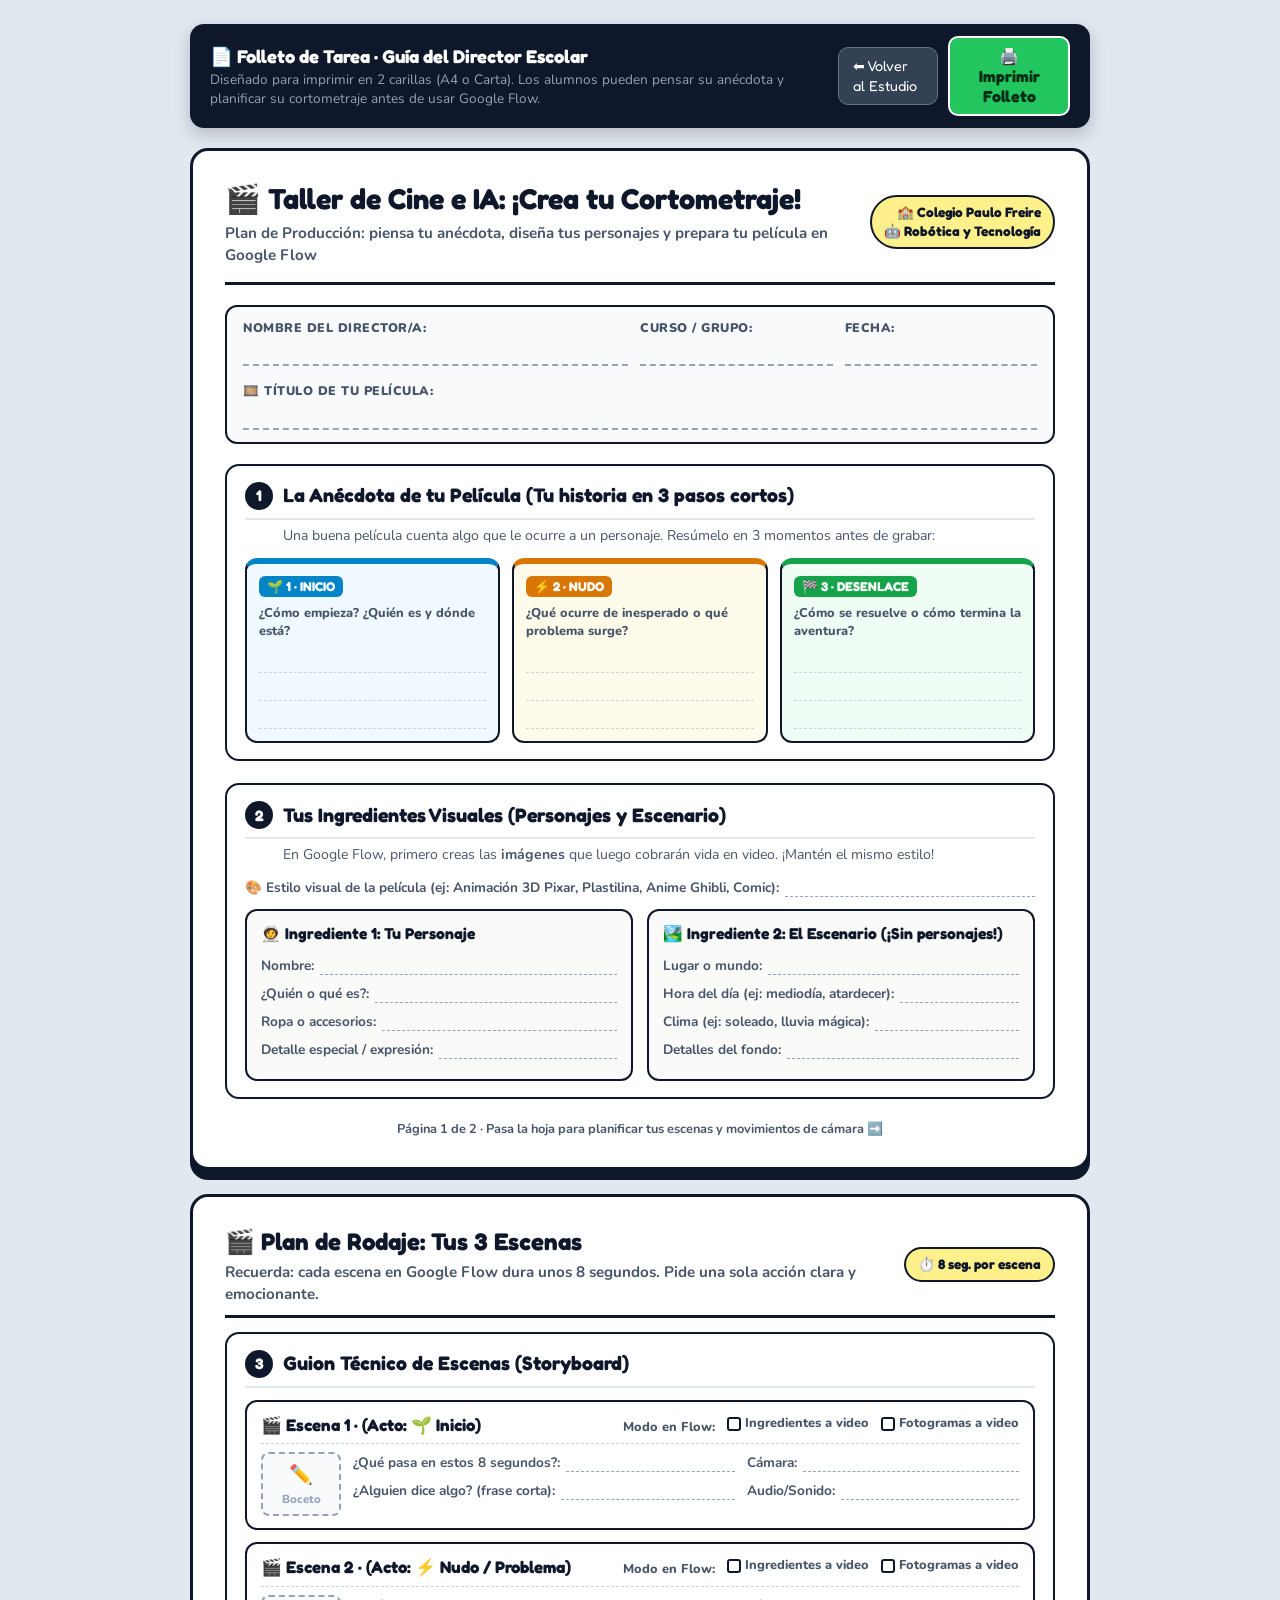
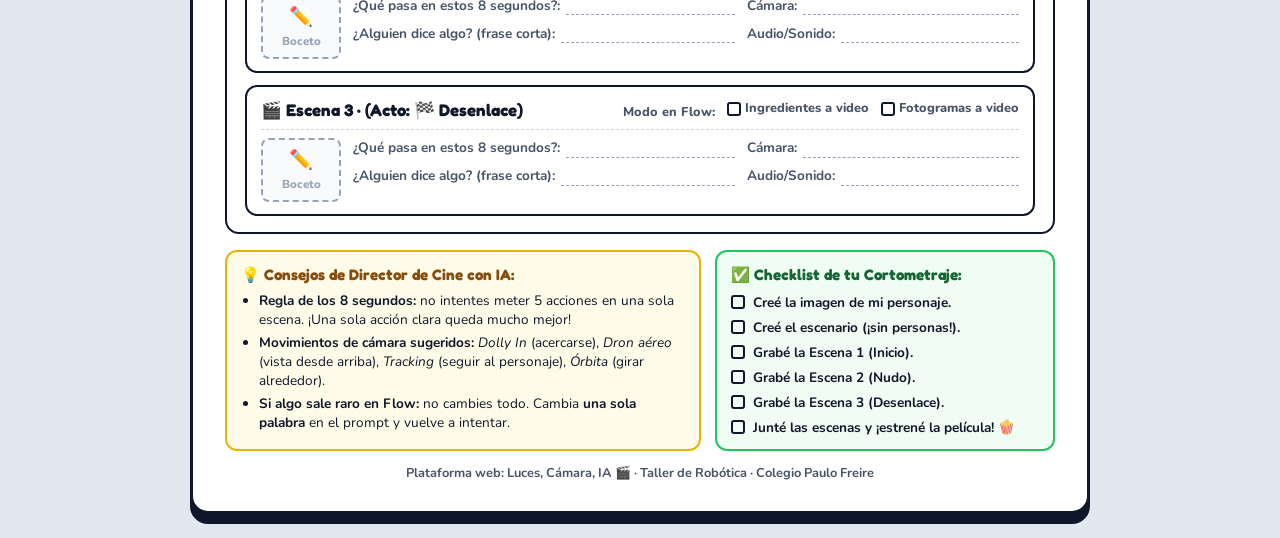
<file: folleto-tarea.html>
<!DOCTYPE html>
<html lang="es">
<head>
  <meta charset="UTF-8">
  <meta name="viewport" content="width=device-width, initial-scale=1.0">
  <title>Folleto de Tarea · Planifica tu Película con IA 🎬</title>
  <link rel="preconnect" href="https://fonts.googleapis.com">
  <link rel="preconnect" href="https://fonts.gstatic.com" crossorigin>
  <link href="https://fonts.googleapis.com/css2?family=Fredoka:wght@600;700&family=Nunito:wght@600;700;800;900&display=swap" rel="stylesheet">
  <style>
    :root {
      --tinta: #0f172a;
      --suave: #475569;
      --borde: #0f172a;
      --fondo: #f8fafc;
      --c-amarillo: #fef08a;
      --c-verde: #bbf7d0;
      --c-azul: #bae6fd;
      --c-morado: #e9d5ff;
      --c-rojo: #fecdd3;
      --c-naranja: #fed7aa;
    }

    * {
      box-sizing: border-box;
    }

    body {
      margin: 0;
      padding: 24px;
      font-family: 'Nunito', sans-serif;
      color: var(--tinta);
      background: #e2e8f0;
      line-height: 1.4;
    }

    /* Barra flotante para imprimir en pantalla */
    .barra-imprimir {
      max-width: 900px;
      margin: 0 auto 20px;
      background: #0f172a;
      color: #fff;
      padding: 12px 20px;
      border-radius: 14px;
      display: flex;
      align-items: center;
      justify-content: space-between;
      gap: 16px;
      box-shadow: 0 6px 18px rgba(0,0,0,0.2);
    }
    .barra-imprimir h3 {
      margin: 0;
      font-family: 'Fredoka', sans-serif;
      font-size: 1.15rem;
      display: flex;
      align-items: center;
      gap: 8px;
    }
    .barra-imprimir p {
      margin: 0;
      font-size: 0.85rem;
      color: #94a3b8;
    }
    .btn-print {
      background: #22c55e;
      color: #052e16;
      border: 2px solid #fff;
      font-family: 'Fredoka', sans-serif;
      font-size: 1rem;
      font-weight: 700;
      padding: 8px 18px;
      border-radius: 10px;
      cursor: pointer;
      display: inline-flex;
      align-items: center;
      gap: 8px;
      transition: transform 0.1s;
    }
    .btn-print:hover {
      transform: scale(1.04);
      background: #16a34a;
      color: #fff;
    }
    .btn-volver {
      background: #334155;
      color: #fff;
      border: 1px solid #64748b;
      font-family: 'Fredoka', sans-serif;
      font-size: 0.9rem;
      padding: 8px 14px;
      border-radius: 10px;
      text-decoration: none;
    }

    /* Hoja de trabajo */
    .hoja {
      max-width: 900px;
      margin: 0 auto 24px;
      background: #fff;
      border: 3px solid var(--borde);
      border-radius: 18px;
      padding: 28px 32px;
      box-shadow: 0 10px 0 var(--borde);
      page-break-after: always;
    }

    .hoja:last-child {
      page-break-after: auto;
      margin-bottom: 0;
    }

    /* Encabezado */
    .cabecera-folleto {
      border-bottom: 3px solid var(--borde);
      padding-bottom: 16px;
      margin-bottom: 20px;
      display: flex;
      align-items: center;
      justify-content: space-between;
      gap: 16px;
    }

    .cabecera-folleto__titulos h1 {
      margin: 0;
      font-family: 'Fredoka', sans-serif;
      font-size: 1.8rem;
      color: #0f172a;
      display: flex;
      align-items: center;
      gap: 10px;
    }

    .cabecera-folleto__titulos p {
      margin: 4px 0 0;
      font-size: 0.95rem;
      color: var(--suave);
      font-weight: 700;
    }

    .badge-colegio {
      background: #fef08a;
      border: 2px solid var(--borde);
      padding: 6px 12px;
      border-radius: 999px;
      font-family: 'Fredoka', sans-serif;
      font-size: 0.85rem;
      font-weight: 700;
      text-align: right;
      white-space: nowrap;
    }

    /* Ficha de datos del alumno */
    .datos-director {
      display: grid;
      grid-template-columns: 2fr 1fr 1fr;
      gap: 12px;
      background: #f8fafc;
      border: 2px solid var(--borde);
      border-radius: 12px;
      padding: 12px 16px;
      margin-bottom: 20px;
    }

    .campo-dato {
      display: flex;
      flex-direction: column;
      gap: 4px;
    }
    .campo-dato label {
      font-size: 0.78rem;
      font-weight: 900;
      text-transform: uppercase;
      color: var(--suave);
      letter-spacing: 0.5px;
    }
    .linea-escribir {
      border-bottom: 2px dashed #94a3b8;
      height: 26px;
    }

    .campo-titulo-pelicula {
      grid-column: 1 / -1;
      margin-top: 4px;
    }

    /* Secciones del folleto */
    .seccion {
      margin-bottom: 22px;
      border: 2.5px solid var(--borde);
      border-radius: 14px;
      padding: 16px 18px;
      background: #fff;
      page-break-inside: avoid;
    }

    .seccion__cab {
      display: flex;
      align-items: center;
      gap: 10px;
      margin-bottom: 12px;
      border-bottom: 2px solid #e2e8f0;
      padding-bottom: 8px;
    }
    .paso-num {
      width: 28px;
      height: 28px;
      background: var(--borde);
      color: #fff;
      border-radius: 50%;
      display: flex;
      align-items: center;
      justify-content: center;
      font-family: 'Fredoka', sans-serif;
      font-size: 0.95rem;
      font-weight: 700;
      flex-shrink: 0;
    }
    .seccion__cab h2 {
      margin: 0;
      font-family: 'Fredoka', sans-serif;
      font-size: 1.22rem;
    }
    .seccion__desc {
      font-size: 0.88rem;
      color: var(--suave);
      margin: -6px 0 12px 38px;
    }

    /* La anécdota en 3 actos */
    .grid-3-actos {
      display: grid;
      grid-template-columns: repeat(3, 1fr);
      gap: 12px;
    }

    .caja-acto {
      background: #f8fafc;
      border: 2px solid var(--borde);
      border-radius: 12px;
      padding: 12px;
      display: flex;
      flex-direction: column;
      gap: 8px;
    }
    .caja-acto--inicio { border-top: 6px solid #0284c7; background: #f0f9ff; }
    .caja-acto--nudo { border-top: 6px solid #d97706; background: #fffbeb; }
    .caja-acto--desenlace { border-top: 6px solid #16a34a; background: #f0fdf4; }

    .caja-acto__top {
      display: flex;
      align-items: center;
      justify-content: space-between;
    }
    .caja-acto__badge {
      font-family: 'Fredoka', sans-serif;
      font-size: 0.8rem;
      font-weight: 700;
      padding: 2px 8px;
      border-radius: 6px;
      color: #fff;
    }
    .caja-acto--inicio .caja-acto__badge { background: #0284c7; }
    .caja-acto--nudo .caja-acto__badge { background: #d97706; }
    .caja-acto--desenlace .caja-acto__badge { background: #16a34a; }

    .caja-acto__preg {
      font-size: 0.8rem;
      font-weight: 800;
      color: var(--suave);
    }
    .lineas-pautadas {
      display: flex;
      flex-direction: column;
      gap: 8px;
      margin-top: 4px;
    }
    .lineas-pautadas span {
      border-bottom: 1.5px dashed #cbd5e1;
      height: 20px;
    }

    /* Cuadrícula de Ingredientes */
    .grid-ingredientes {
      display: grid;
      grid-template-columns: 1fr 1fr;
      gap: 14px;
    }
    .caja-ingrediente {
      border: 2px solid var(--borde);
      border-radius: 12px;
      padding: 12px 14px;
      background: #fafaf9;
    }
    .caja-ingrediente h3 {
      margin: 0 0 10px;
      font-size: 0.98rem;
      font-family: 'Fredoka', sans-serif;
      display: flex;
      align-items: center;
      gap: 6px;
    }
    .fila-linea {
      display: flex;
      align-items: flex-end;
      gap: 6px;
      margin-bottom: 8px;
      font-size: 0.85rem;
      font-weight: 700;
    }
    .fila-linea label {
      white-space: nowrap;
      color: var(--suave);
    }
    .fila-linea .linea {
      flex: 1;
      border-bottom: 1.5px dashed #94a3b8;
      height: 20px;
    }

    /* Ficha de Escenas (Storyboard / Plan de Rodaje) */
    .caja-escena {
      border: 2px solid var(--borde);
      border-radius: 12px;
      padding: 12px 14px;
      margin-bottom: 12px;
      background: #fff;
    }
    .caja-escena:last-child {
      margin-bottom: 0;
    }
    .caja-escena__cab {
      display: flex;
      align-items: center;
      justify-content: space-between;
      gap: 10px;
      margin-bottom: 8px;
      border-bottom: 1.5px dashed #cbd5e1;
      padding-bottom: 6px;
    }
    .caja-escena__cab h3 {
      margin: 0;
      font-family: 'Fredoka', sans-serif;
      font-size: 1.05rem;
    }
    .caja-escena__opciones {
      font-size: 0.8rem;
      font-weight: 800;
      color: var(--suave);
    }

    .check-cuadro {
      display: inline-flex;
      align-items: center;
      gap: 4px;
      margin-left: 8px;
    }
    .cuadrito {
      width: 14px;
      height: 14px;
      border: 2px solid var(--borde);
      display: inline-block;
      border-radius: 3px;
    }

    .escena-detalles {
      display: grid;
      grid-template-columns: 80px 1.4fr 1fr;
      gap: 12px;
      align-items: stretch;
    }

    .boceto-box {
      border: 2px dashed #94a3b8;
      border-radius: 8px;
      background: #f8fafc;
      display: flex;
      flex-direction: column;
      align-items: center;
      justify-content: center;
      text-align: center;
      padding: 4px;
      color: #94a3b8;
      font-size: 0.72rem;
      font-weight: 800;
      min-height: 64px;
    }
    .boceto-box span {
      font-size: 1.2rem;
      display: block;
      margin-bottom: 2px;
    }

    /* Caja de tips y checklist final */
    .grid-pie {
      display: grid;
      grid-template-columns: 1.4fr 1fr;
      gap: 14px;
    }

    .caja-tips {
      background: #fefce8;
      border: 2px solid #eab308;
      border-radius: 12px;
      padding: 12px 14px;
      font-size: 0.85rem;
    }
    .caja-tips h4 {
      margin: 0 0 6px;
      font-family: 'Fredoka', sans-serif;
      font-size: 0.95rem;
      color: #854d0e;
    }
    .caja-tips ul {
      margin: 0;
      padding-left: 18px;
    }
    .caja-tips li {
      margin-bottom: 4px;
    }

    .caja-check {
      background: #f0fdf4;
      border: 2px solid #22c55e;
      border-radius: 12px;
      padding: 12px 14px;
      font-size: 0.85rem;
    }
    .caja-check h4 {
      margin: 0 0 8px;
      font-family: 'Fredoka', sans-serif;
      font-size: 0.95rem;
      color: #166534;
    }
    .lista-check {
      display: flex;
      flex-direction: column;
      gap: 6px;
      font-weight: 700;
    }
    .item-check {
      display: flex;
      align-items: center;
      gap: 8px;
    }

    .pie-pagina {
      margin-top: 16px;
      text-align: center;
      font-size: 0.8rem;
      color: var(--suave);
      font-weight: 700;
    }

    /* Estilos para impresión */
    @media print {
      body {
        background: #fff;
        padding: 0;
      }
      .barra-imprimir {
        display: none !important;
      }
      .hoja {
        border: 2px solid #000;
        box-shadow: none;
        border-radius: 0;
        padding: 15mm 15mm;
        margin: 0;
        width: 100%;
        max-width: none;
        page-break-after: always;
      }
      .hoja:last-child {
        page-break-after: auto;
      }
      .caja-acto, .caja-ingrediente, .caja-escena, .seccion {
        border-color: #000 !important;
      }
      .linea-escribir, .fila-linea .linea, .lineas-pautadas span {
        border-bottom-color: #666 !important;
      }
      * {
        -webkit-print-color-adjust: exact !important;
        print-color-adjust: exact !important;
      }
    }
  </style>
</head>
<body>

  <!-- Barra superior no imprimible con botón para imprimir -->
  <aside class="barra-imprimir" aria-label="Herramientas de impresión">
    <div>
      <h3>📄 Folleto de Tarea · Guía del Director Escolar</h3>
      <p>Diseñado para imprimir en 2 carillas (A4 o Carta). Los alumnos pueden pensar su anécdota y planificar su cortometraje antes de usar Google Flow.</p>
    </div>
    <div style="display: flex; gap: 10px; align-items: center;">
      <a href="index.html" class="btn-volver">⬅ Volver al Estudio</a>
      <button type="button" class="btn-print" onclick="window.print()">🖨️ Imprimir Folleto</button>
    </div>
  </aside>

  <!-- ==================== PÁGINA 1: LA HISTORIA Y LOS INGREDIENTES ==================== -->
  <main class="hoja">
    <!-- Encabezado -->
    <header class="cabecera-folleto">
      <div class="cabecera-folleto__titulos">
        <h1>🎬 Taller de Cine e IA: ¡Crea tu Cortometraje!</h1>
        <p>Plan de Producción: piensa tu anécdota, diseña tus personajes y prepara tu película en Google Flow</p>
      </div>
      <div class="badge-colegio">
        🏫 Colegio Paulo Freire<br>
        🤖 Robótica y Tecnología
      </div>
    </header>

    <!-- Ficha de datos del director -->
    <section class="datos-director" aria-label="Datos del estudiante">
      <div class="campo-dato">
        <label>Nombre del Director/a:</label>
        <div class="linea-escribir"></div>
      </div>
      <div class="campo-dato">
        <label>Curso / Grupo:</label>
        <div class="linea-escribir"></div>
      </div>
      <div class="campo-dato">
        <label>Fecha:</label>
        <div class="linea-escribir"></div>
      </div>
      <div class="campo-dato campo-titulo-pelicula">
        <label>🎞️ Título de tu Película:</label>
        <div class="linea-escribir"></div>
      </div>
    </section>

    <!-- Paso 1: La Anécdota en 3 Actos -->
    <section class="seccion" aria-label="Paso 1: La historia en 3 actos">
      <div class="seccion__cab">
        <span class="paso-num">1</span>
        <h2>La Anécdota de tu Película (Tu historia en 3 pasos cortos)</h2>
      </div>
      <p class="seccion__desc">Una buena película cuenta algo que le ocurre a un personaje. Resúmelo en 3 momentos antes de grabar:</p>

      <div class="grid-3-actos">
        <!-- Acto 1 -->
        <article class="caja-acto caja-acto--inicio">
          <div class="caja-acto__top">
            <span class="caja-acto__badge">🌱 1 · INICIO</span>
          </div>
          <div class="caja-acto__preg">¿Cómo empieza? ¿Quién es y dónde está?</div>
          <div class="lineas-pautadas">
            <span></span>
            <span></span>
            <span></span>
          </div>
        </article>

        <!-- Acto 2 -->
        <article class="caja-acto caja-acto--nudo">
          <div class="caja-acto__top">
            <span class="caja-acto__badge">⚡ 2 · NUDO</span>
          </div>
          <div class="caja-acto__preg">¿Qué ocurre de inesperado o qué problema surge?</div>
          <div class="lineas-pautadas">
            <span></span>
            <span></span>
            <span></span>
          </div>
        </article>

        <!-- Acto 3 -->
        <article class="caja-acto caja-acto--desenlace">
          <div class="caja-acto__top">
            <span class="caja-acto__badge">🏁 3 · DESENLACE</span>
          </div>
          <div class="caja-acto__preg">¿Cómo se resuelve o cómo termina la aventura?</div>
          <div class="lineas-pautadas">
            <span></span>
            <span></span>
            <span></span>
          </div>
        </article>
      </div>
    </section>

    <!-- Paso 2: Los Ingredientes Visuales -->
    <section class="seccion" aria-label="Paso 2: Ingredientes visuales">
      <div class="seccion__cab">
        <span class="paso-num">2</span>
        <h2>Tus Ingredientes Visuales (Personajes y Escenario)</h2>
      </div>
      <p class="seccion__desc">En Google Flow, primero creas las <b>imágenes</b> que luego cobrarán vida en video. ¡Mantén el mismo estilo!</p>

      <div class="fila-linea" style="margin-bottom: 12px;">
        <label>🎨 Estilo visual de la película (ej: Animación 3D Pixar, Plastilina, Anime Ghibli, Comic):</label>
        <span class="linea"></span>
      </div>

      <div class="grid-ingredientes">
        <!-- Personaje -->
        <article class="caja-ingrediente">
          <h3>🧑‍🚀 Ingrediente 1: Tu Personaje</h3>
          <div class="fila-linea">
            <label>Nombre:</label>
            <span class="linea"></span>
          </div>
          <div class="fila-linea">
            <label>¿Quién o qué es?:</label>
            <span class="linea"></span>
          </div>
          <div class="fila-linea">
            <label>Ropa o accesorios:</label>
            <span class="linea"></span>
          </div>
          <div class="fila-linea">
            <label>Detalle especial / expresión:</label>
            <span class="linea"></span>
          </div>
        </article>

        <!-- Escenario -->
        <article class="caja-ingrediente">
          <h3>🏞️ Ingrediente 2: El Escenario (¡Sin personajes!)</h3>
          <div class="fila-linea">
            <label>Lugar o mundo:</label>
            <span class="linea"></span>
          </div>
          <div class="fila-linea">
            <label>Hora del día (ej: mediodía, atardecer):</label>
            <span class="linea"></span>
          </div>
          <div class="fila-linea">
            <label>Clima (ej: soleado, lluvia mágica):</label>
            <span class="linea"></span>
          </div>
          <div class="fila-linea">
            <label>Detalles del fondo:</label>
            <span class="linea"></span>
          </div>
        </article>
      </div>
    </section>

    <footer class="pie-pagina">
      Página 1 de 2 · Pasa la hoja para planificar tus escenas y movimientos de cámara ➡️
    </footer>
  </main>

  <!-- ==================== PÁGINA 2: PLAN DE RODAJE (ESCENAS Y CÁMARA) ==================== -->
  <main class="hoja">
    <!-- Encabezado pág 2 -->
    <header class="cabecera-folleto" style="padding-bottom: 10px; margin-bottom: 14px;">
      <div class="cabecera-folleto__titulos">
        <h1 style="font-size: 1.5rem;">🎬 Plan de Rodaje: Tus 3 Escenas</h1>
        <p>Recuerda: cada escena en Google Flow dura unos <b>8 segundos</b>. Pide una sola acción clara y emocionante.</p>
      </div>
      <div class="badge-colegio">
        ⏱️ 8 seg. por escena
      </div>
    </header>

    <!-- Paso 3: Las Escenas -->
    <section class="seccion" style="margin-bottom: 16px;">
      <div class="seccion__cab">
        <span class="paso-num">3</span>
        <h2>Guion Técnico de Escenas (Storyboard)</h2>
      </div>

      <!-- Escena 1 -->
      <article class="caja-escena">
        <div class="caja-escena__cab">
          <h3>🎬 Escena 1 · (Acto: 🌱 Inicio)</h3>
          <div class="caja-escena__opciones">
            Modo en Flow:
            <span class="check-cuadro"><span class="cuadrito"></span> Ingredientes a video</span>
            <span class="check-cuadro"><span class="cuadrito"></span> Fotogramas a video</span>
          </div>
        </div>
        <div class="escena-detalles">
          <div class="boceto-box">
            <span>✏️</span>Boceto
          </div>
          <div>
            <div class="fila-linea">
              <label>¿Qué pasa en estos 8 segundos?:</label>
              <span class="linea"></span>
            </div>
            <div class="fila-linea">
              <label>¿Alguien dice algo? (frase corta):</label>
              <span class="linea"></span>
            </div>
          </div>
          <div>
            <div class="fila-linea">
              <label>Cámara:</label>
              <span class="linea"></span>
            </div>
            <div class="fila-linea">
              <label>Audio/Sonido:</label>
              <span class="linea"></span>
            </div>
          </div>
        </div>
      </article>

      <!-- Escena 2 -->
      <article class="caja-escena">
        <div class="caja-escena__cab">
          <h3>🎬 Escena 2 · (Acto: ⚡ Nudo / Problema)</h3>
          <div class="caja-escena__opciones">
            Modo en Flow:
            <span class="check-cuadro"><span class="cuadrito"></span> Ingredientes a video</span>
            <span class="check-cuadro"><span class="cuadrito"></span> Fotogramas a video</span>
          </div>
        </div>
        <div class="escena-detalles">
          <div class="boceto-box">
            <span>✏️</span>Boceto
          </div>
          <div>
            <div class="fila-linea">
              <label>¿Qué pasa en estos 8 segundos?:</label>
              <span class="linea"></span>
            </div>
            <div class="fila-linea">
              <label>¿Alguien dice algo? (frase corta):</label>
              <span class="linea"></span>
            </div>
          </div>
          <div>
            <div class="fila-linea">
              <label>Cámara:</label>
              <span class="linea"></span>
            </div>
            <div class="fila-linea">
              <label>Audio/Sonido:</label>
              <span class="linea"></span>
            </div>
          </div>
        </div>
      </article>

      <!-- Escena 3 -->
      <article class="caja-escena">
        <div class="caja-escena__cab">
          <h3>🎬 Escena 3 · (Acto: 🏁 Desenlace)</h3>
          <div class="caja-escena__opciones">
            Modo en Flow:
            <span class="check-cuadro"><span class="cuadrito"></span> Ingredientes a video</span>
            <span class="check-cuadro"><span class="cuadrito"></span> Fotogramas a video</span>
          </div>
        </div>
        <div class="escena-detalles">
          <div class="boceto-box">
            <span>✏️</span>Boceto
          </div>
          <div>
            <div class="fila-linea">
              <label>¿Qué pasa en estos 8 segundos?:</label>
              <span class="linea"></span>
            </div>
            <div class="fila-linea">
              <label>¿Alguien dice algo? (frase corta):</label>
              <span class="linea"></span>
            </div>
          </div>
          <div>
            <div class="fila-linea">
              <label>Cámara:</label>
              <span class="linea"></span>
            </div>
            <div class="fila-linea">
              <label>Audio/Sonido:</label>
              <span class="linea"></span>
            </div>
          </div>
        </div>
      </article>
    </section>

    <!-- Tips y Checklist final -->
    <section class="grid-pie" aria-label="Consejos y lista de verificación">
      <aside class="caja-tips">
        <h4>💡 Consejos de Director de Cine con IA:</h4>
        <ul>
          <li><b>Regla de los 8 segundos:</b> no intentes meter 5 acciones en una sola escena. ¡Una sola acción clara queda mucho mejor!</li>
          <li><b>Movimientos de cámara sugeridos:</b> <i>Dolly In</i> (acercarse), <i>Dron aéreo</i> (vista desde arriba), <i>Tracking</i> (seguir al personaje), <i>Órbita</i> (girar alrededor).</li>
          <li><b>Si algo sale raro en Flow:</b> no cambies todo. Cambia <b>una sola palabra</b> en el prompt y vuelve a intentar.</li>
        </ul>
      </aside>

      <section class="caja-check">
        <h4>✅ Checklist de tu Cortometraje:</h4>
        <div class="lista-check">
          <div class="item-check"><span class="cuadrito"></span> Creé la imagen de mi personaje.</div>
          <div class="item-check"><span class="cuadrito"></span> Creé el escenario (¡sin personas!).</div>
          <div class="item-check"><span class="cuadrito"></span> Grabé la Escena 1 (Inicio).</div>
          <div class="item-check"><span class="cuadrito"></span> Grabé la Escena 2 (Nudo).</div>
          <div class="item-check"><span class="cuadrito"></span> Grabé la Escena 3 (Desenlace).</div>
          <div class="item-check"><span class="cuadrito"></span> Junté las escenas y ¡estrené la película! 🍿</div>
        </div>
      </section>
    </section>

    <footer class="pie-pagina" style="margin-top: 14px;">
      Plataforma web: <b>Luces, Cámara, IA 🎬</b> · Taller de Robótica · Colegio Paulo Freire
    </footer>
  </main>

</body>
</html>
</file>
